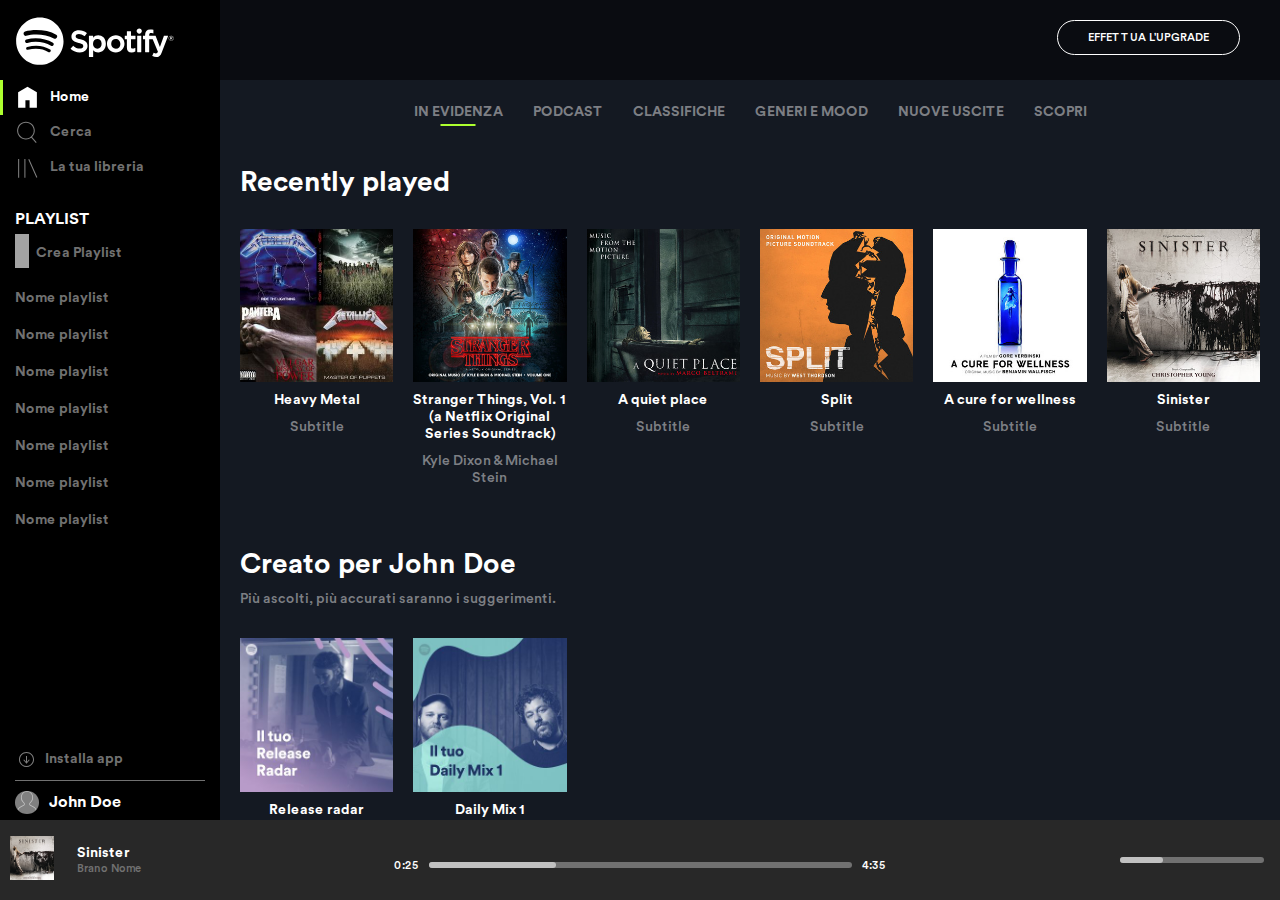
<file: index.html>
<!DOCTYPE html>
<html lang="en">
<head>
    <meta charset="UTF-8">
    <meta http-equiv="X-UA-Compatible" content="IE=edge">
    <meta name="viewport" content="width=device-width, initial-scale=1.0">
    <link rel="stylesheet" href="https://cdnjs.cloudflare.com/ajax/libs/font-awesome/5.15.2/css/all.min.css"
        integrity="sha512-HK5fgLBL+xu6dm/Ii3z4xhlSUyZgTT9tuc/hSrtw6uzJOvgRr2a9jyxxT1ely+B+xFAmJKVSTbpM/CuL7qxO8w=="
        crossorigin="anonymous" />
    <link rel="stylesheet" href="css/fonts.css">
    <link rel="stylesheet" href="css/style.css">
    <title>Spotify</title>
</head>
<body>
    <div class="wrapper">
        <main>
            <div class="nav_main">
                <div id="logo_smart">
                    <a href=""><img src="img/logo-small.svg" alt="Logo Spotify"></a>
                </div>
                <div id="logo">
                    <a href=""><img src="img/logo.svg" alt="Logo Spotify"></a>
                </div>
                <div class="nav_menu">
                    <ul>
                        <li class="vert_selected"><a href=""><img src="img/home.svg" alt="Home"><span>Home</span></a></li>
                        <li><a href=""><img src="img/search.svg" alt="Search"><span>Cerca</span></a></li>
                        <li><a href=""><img src="img/libreria.svg" alt="Libreria"><span>La tua libreria</span></a></li>
                    </ul>
                </div>
                <div class="nav_playlist">
                    <h3>playlist</h3>
                    <a class="playlist_plus" href=""><i class="fas fa-plus"></i>&ensp;Crea Playlist</a>
                </div>
                <ul class="playlist">
                    <li><a href="">Nome playlist</a></li>
                    <li><a href="">Nome playlist</a></li>
                    <li><a href="">Nome playlist</a></li>
                    <li><a href="">Nome playlist</a></li>
                    <li><a href="">Nome playlist</a></li>
                    <li><a href="">Nome playlist</a></li>
                    <li><a href="">Nome playlist</a></li>
                </ul>
                <div class="nav_user">
                    <div class="install_app">
                        <a href=""><img src="img/download.svg" alt="Download"><span>Installa app</span></a>
                    </div>
                    <div id="profile">
                        <div class="profile_img">
                            <img src="img/profile.svg" alt="Profile">
                        </div>
                        <h3>John Doe</h3>
                    </div>
                </div>
            </div>
            <div class="content_main">
                <div class="content_menu">
                    <div class="menu_item">
                        <a href="" class="">in evidenza</a>
                        <span class="horiz_selected"></span>
                    </div>
                    <div class="menu_item">
                        <a href="" class="">podcast</a>
                        <span class=""></span>
                    </div>
                    <div class="menu_item">
                        <a href="" class="">classifiche</a>
                        <span class=""></span>
                    </div>
                    <div class="menu_item">
                        <a href="" class="">generi e mood</a>
                        <span class=""></span>
                    </div>
                    <div class="menu_item">
                        <a href="" class="">nuove uscite</a>
                        <span class=""></span>
                    </div>
                    <div class="menu_item">
                        <a href="" class="">scopri</a>
                        <span class=""></span>
                    </div>
                </div>
                <div id="recently">
                    <h1>Recently played</h1>
                    <div class="main_items">
                        <div class="item">
                            <div class="album_img">
                                <div class="item_overlay"></div>
                                <i class="item_play far fa-play-circle"></i>
                                <img src="img/metal_lifting.jpg" alt="Heavy Metal">
                            </div>
                            <h4>Heavy Metal</h4>
                            <p>Subtitle</p>
                        </div>
                        <div class="item">
                            <div class="album_img">
                                <div class="item_overlay"></div>
                                <i class="item_play far fa-play-circle"></i>
                                <img src="img/stranger.jpeg" alt="Stranger Things">
                            </div>
                            <h4>Stranger Things, Vol. 1 (a Netflix Original Series Soundtrack)</h4>
                            <p>Kyle Dixon & Michael Stein</p>
                        </div>
                        <div class="item">
                            <div class="album_img">
                                <div class="item_overlay"></div>
                                <i class="item_play far fa-play-circle"></i>
                                <img src="img/aquietplace.jpeg" alt="A quiet place">
                            </div>
                            <h4>A quiet place</h4>
                            <p>Subtitle</p>
                        </div>
                        <div class="item">
                            <div class="album_img">
                                <div class="item_overlay"></div>
                                <i class="item_play far fa-play-circle"></i>
                                <img src="img/split.jpeg" alt="Split">
                            </div>
                            <h4>Split</h4>
                            <p>Subtitle</p>
                        </div>
                        <div class="item">
                            <div class="album_img">
                                <div class="item_overlay"></div>
                                <i class="item_play far fa-play-circle"></i>
                                <img src="img/cure.jpeg" alt="A cure for wellness">
                            </div>
                            <h4>A cure for wellness</h4>
                            <p>Subtitle</p>
                        </div>
                        <div class="item">
                            <div class="album_img">
                                <div class="item_overlay"></div>
                                <i class="item_play far fa-play-circle"></i>
                                <img src="img/sinister.jpeg" alt="Sinister">
                            </div>
                            <h4>Sinister</h4>
                            <p>Subtitle</p>
                        </div>
                    </div>
                </div>
                <div id="created_for">
                    <h1>Creato per John Doe</h1>
                    <p>Più ascolti, più accurati saranno i suggerimenti.</p>
                    <div class="main_items">
                        <div class="item">
                            <div class="album_img">
                                <div class="item_overlay"></div>
                                <i class="item_play far fa-play-circle"></i>
                                <img src="img/radar.jpeg" alt="Release radar">
                            </div>
                            <h4>Release radar</h4>
                        </div>
                        <div class="item">
                            <div class="album_img">
                                <div class="item_overlay"></div>
                                <i class="item_play far fa-play-circle"></i>
                                <img src="img/mixdaily.jpeg" alt="Daily Mix 1">
                            </div>
                            <h4>Daily Mix 1</h4>
                        </div>
                    </div>
                </div>
                <div id="popular_artist">
                    <h1>Artisti più popolari</h1>
                    <p>Più ascolti, più accurati saranno i suggerimenti.</p>
                    <div class="main_items">
                        <div class="item">
                            <div class="album_img circle">
                                <div class="item_overlay"></div>
                                <i class="item_play far fa-play-circle"></i>
                                <img src="img/youg.jpeg" alt="Lana del Rey">
                            </div>
                            <h4>Lana del Rey</h4>
                        </div>
                        <div class="item">
                            <div class="album_img circle">
                                <div class="item_overlay"></div>
                                <i class="item_play far fa-play-circle"></i>
                                <img src="img/einaudi.jpeg" alt="Ludovico Einaudi">
                            </div>
                            <h4>Ludovico Einaudi</h4>
                        </div>
                    </div>
                </div>
            </div>
        </main>
        <footer>
            <div class="footer_nav">
                <div class="song_name">
                    <div class="icon">
                        <img src="img/sinister.jpeg" alt="Sinister">
                    </div>
                    <div class="description">
                        <h4>Sinister</h4>
                        <p>Brano Nome</p>
                    </div>
                    <div class="font_icon">
                        <i class="far fa-heart"></i>
                        <i class="far fa-folder"></i>
                    </div>
                </div>
                <div class="player">
                    <div class="player_top">
                        <i class="fas fa-random"></i>
                        <i class="fas fa-step-backward"></i>
                        <i class="far fa-play-circle"></i>
                        <i class="fas fa-step-forward"></i>
                        <i class="fas fa-redo-alt"></i>
                    </div>
                    <div class="player_bottom">
                        <span class="start_time"></span>
                        <div class="bar_total"><div class="bar_active"></div></div>
                        <span class="end_time"></span>
                    </div>
                </div>
                <div class="audio">
                    <div class="audio_icon">
                        <i class="fas fa-list"></i>
                        <i class="fas fa-desktop"></i>
                        <i class="fas fa-volume-up"></i>
                    </div>
                    <div class="sound_bar">
                        <div class="bar_total"><div class="bar_active"></div></div>
                    </div>
                </div>
            </div>
        </footer>
        <!-- BARRA SUPERIORE OVERLAY -->
        <div class="top_overlay">
        </div>
        <a class="upgrade" href="">effettua l'upgrade</a>
    </div>
</body>
</html>
</file>
<file: css/fonts.css>
@font-face {
    font-family: 'Circular Std';
    src: url('../fonts/CircularStd-MediumItalic.eot');
    src: local('Circular Std Medium Italic'), local('CircularStd-MediumItalic'),
        url('../fonts/CircularStd-MediumItalic.eot?#iefix') format('embedded-opentype'),
        url('../fonts/CircularStd-MediumItalic.woff2') format('woff2'),
        url('../fonts/CircularStd-MediumItalic.woff') format('woff'),
        url('../fonts/CircularStd-MediumItalic.ttf') format('truetype');
    font-weight: 500;
    font-style: italic;
}

@font-face {
    font-family: 'Circular Std';
    src: url('../fonts/CircularStd-Black.eot');
    src: local('Circular Std Black'), local('CircularStd-Black'),
        url('..fonts/CircularStd-Black.eot?#iefix') format('embedded-opentype'),
        url('..fonts/CircularStd-Black.woff2') format('woff2'),
        url('..fonts/CircularStd-Black.woff') format('woff'),
        url('..fonts/CircularStd-Black.ttf') format('truetype');
    font-weight: 900;
    font-style: normal;
}

@font-face {
    font-family: 'Circular Std';
    src: url('../fonts/CircularStd-Medium.eot');
    src: local('Circular Std Medium'), local('CircularStd-Medium'),
        url('../fonts/CircularStd-Medium.eot?#iefix') format('embedded-opentype'),
        url('../fonts/CircularStd-Medium.woff2') format('woff2'),
        url('../fonts/CircularStd-Medium.woff') format('woff'),
        url('../fonts/CircularStd-Medium.ttf') format('truetype');
    font-weight: 500;
    font-style: normal;
}

@font-face {
    font-family: 'Circular Std';
    src: url('../fonts/CircularStd-Bold.eot');
    src: local('Circular Std Bold'), local('CircularStd-Bold'),
        url('../fonts/CircularStd-Bold.eot?#iefix') format('embedded-opentype'),
        url('../fonts/CircularStd-Bold.woff2') format('woff2'),
        url('../fonts/CircularStd-Bold.woff') format('woff'),
        url('../fonts/CircularStd-Bold.ttf') format('truetype');
    font-weight: bold;
    font-style: normal;
}

@font-face {
    font-family: 'Circular Std';
    src: url('../fonts/CircularStd-BlackItalic.eot');
    src: local('Circular Std Black Italic'), local('CircularStd-BlackItalic'),
        url('../fonts/CircularStd-BlackItalic.eot?#iefix') format('embedded-opentype'),
        url('../fonts/CircularStd-BlackItalic.woff2') format('woff2'),
        url('../fonts/CircularStd-BlackItalic.woff') format('woff'),
        url('../fonts/CircularStd-BlackItalic.ttf') format('truetype');
    font-weight: 900;
    font-style: italic;
}

@font-face {
    font-family: 'Circular Std Book';
    src: url('../fonts/CircularStd-BookItalic.eot');
    src: local('Circular Std Book Italic'), local('CircularStd-BookItalic'),
        url('../fonts/CircularStd-BookItalic.eot?#iefix') format('embedded-opentype'),
        url('../fonts/CircularStd-BookItalic.woff2') format('woff2'),
        url('../fonts/CircularStd-BookItalic.woff') format('woff'),
        url('../fonts/CircularStd-BookItalic.ttf') format('truetype');
    font-weight: normal;
    font-style: italic;
}

@font-face {
    font-family: 'Circular Std';
    src: url('../fonts/CircularStd-BoldItalic.eot');
    src: local('Circular Std Bold Italic'), local('CircularStd-BoldItalic'),
        url('../fonts/CircularStd-BoldItalic.eot?#iefix') format('embedded-opentype'),
        url('../fonts/CircularStd-BoldItalic.woff2') format('woff2'),
        url('../fonts/CircularStd-BoldItalic.woff') format('woff'),
        url('../fonts/CircularStd-BoldItalic.ttf') format('truetype');
    font-weight: bold;
    font-style: italic;
}

@font-face {
    font-family: 'Circular Std Book';
    src: url('../fonts/CircularStd-Book.eot');
    src: local('Circular Std Book'), local('CircularStd-Book'),
        url('../fonts/CircularStd-Book.eot?#iefix') format('embedded-opentype'),
        url('../fonts/CircularStd-Book.woff2') format('woff2'),
        url('../fonts/CircularStd-Book.woff') format('woff'),
        url('../fonts/CircularStd-Book.ttf') format('truetype');
    font-weight: normal;
    font-style: normal;
}
</file>
<file: css/style.css>
* {
    margin: 0;
    padding: 0;
    box-sizing: border-box;
}
body {
    min-width: 320px;
    font-family: 'Circular Std', sans-serif;
    font-size: 14px;
    color: white;
}

/* GENERAL */
ul {
    list-style: none;
}
a {
    text-decoration: none;
}
.clearfix {
    content: '';
    display: table;
    clear: both;
}
.circle {
    border-radius: 50%;
    overflow: hidden;
}
/* FINE GENERAL */

main {
    height: calc(100% - 80px);
}
.wrapper {
    width: 100%;
    height: 100vh;
    background-color: #141922;
}

/* MENU NAVIGATORE DI SINISTRA */
.nav_main {
    float: left;
    background-color: black;
    width: 220px;
    height: 100%;
    overflow: hidden;
}
.nav_main a {
    color: #717171;
    font-weight: bold;
}
.nav_main a:hover, .content_menu a:hover {
    color: #ffffff;
}

/* LOGO SMART PER RESPONSIVE */
#logo_smart {
    display: none;
    width: 40px;
    height: 60px;
    margin: 0 auto;
    padding-top: 10px;
}
#logo_smart img {
    width: 100%;
}

/* PARTE LOGO E MENU SUPERIORE */
#logo {
    width: 160px;
    height: 80px;
    line-height: 80px;
    margin-left: 15px;
}
#logo img {
    width: 100%;
    vertical-align: middle;
}
.nav_menu {
    height: 130px;
}
.nav_menu img {
    height: 25px;
    filter: opacity(.5);
    margin-right: 10px;
}
.vert_selected {
    border-left: 3px solid #adff2f;
}
.nav_menu .vert_selected img {
    filter: opacity(1);
}
.nav_menu ul li {
    padding: 5px 12px;
}
.nav_menu ul li:not(.vert_selected) {
    border-left: 3px solid transparent;
}
.nav_menu .vert_selected a {
    color: #ffffff;
}
.nav_menu a {
    display: flex;
    align-items: center;
}
.nav_menu a:hover img {
    filter: opacity(1);
}

/* PARTE MENU PLAYLIST */
.nav_playlist a:hover i {
    background-color: #ffffff;
}
.nav_playlist {
    height: 70px;
}
.nav_playlist, .playlist {
    padding-left: 15px;
}
.nav_playlist h3 {
    text-transform: uppercase;
    padding-bottom: 10px;
}
.nav_playlist i {
    font-size: 20px;
    padding: 7px;
    color: black;
    background-color:  #a3a3a3;
}
.playlist {
    height: calc(100vh - 280px - 160px); /* SOTTRAGGO ALL'ALTEZZA TOTALE LE HEIGHT DI LOGO NAV MENU, NAV PLAYLIST E NAV USER */
    min-height: 110px;
    overflow-y: auto;
}
.playlist li {
    padding: 10px 0;
}

/* MENU USER INFERIORE */
.nav_user {
    height: 80px;
    padding: 10px 15px;
    position: relative;
    background-color: black;
    overflow: hidden;
}
.nav_user img {
    width: 20px;
    margin-right: 10px;
    filter: opacity(.5);
    vertical-align: middle;
}
.nav_user a:hover img {
    filter: opacity(1);
}
.install_app {
    border-bottom: 1px solid #717171;
    padding-bottom: 10px;
}
#profile {
    display: flex;
    align-items: center;
    padding-top: 10px;
}
.profile_img {
    width: 24px;
    margin-right: 10px;
    border-radius: 100%;
    padding: 0 2px;
    background-color: #808080;
    overflow: hidden;
}
.profile_img img {
    width: 100%;
}

/* CONTENUTO DEL MAIN */
.content_main {
    float: left;
    width: calc(100% - 220px);
    height: 100%;
    overflow-y: auto;
}
.content_menu {
    display: flex;
    justify-content: center;
    flex-wrap: wrap;
    line-height: 25px;
    padding-top: 80px; /* PER DARE SPAZIO ALLA BARRA SUPERIORE */
}
.menu_item {
    position: relative;
    margin: 20px 0;
}
.content_main p {
    color: #7d7f84;
}
.content_menu a {
    text-transform: uppercase;
    color: #7d7f84;
    font-weight: bold;
    padding: 0 15px;
}
.content_menu .horiz_selected:after {
    content: ' ';
    position: absolute;
    top: 100%;
    left: 50%;
    transform: translate(-50%, -50%);
    height: 2px;
    width: 35px;
    background-color: #adff2f;
}
#recently, #created_for, #popular_artist {
    padding: 0 0 20px 20px;
}
#recently h1 {
    padding-top: 20px;
}
.main_items {
    width: 100%;
    display: flex;
    padding: 30px 0;
}
.item {
    width: calc(100% / 6);
    padding-right: 20px;
    text-align: center;
    cursor: pointer;
}
.item_overlay {
    background-color: black;
    opacity: 0;
    position: absolute;
    top: 0;
    left: 0;
    right: 0;
    bottom: 0;
}
.item:hover .item_overlay {
    opacity: 0.4;
}
.album_img {
    position: relative;
}
.item_play {
    display: none;
    font-size: 50px;
    position: absolute;
    top: 50%;
    left: 50%;
    transform: translate(-50%, -50%);
}
.item:hover .item_play {
    display: block;
}
.item h4 {
    padding: 10px 0;
}
.album_img img {
    display: block;
    width: 100%;
}
#created_for h1, #popular_artist h1 {
    padding: 10px 0;
}

/* FOOTER */
footer {
    background-color: #282828;
    height: 80px;
    width: 100%;
    display: flex;
    align-items: center;
}
.footer_nav {
    width: 100%;
    display: flex;
    justify-content: space-between;
    align-items: center;
}
/* PARTE SONG NAME DI SINISTRA*/
.song_name {
    width: 220px;
    display: flex;
    align-items: center;
    justify-content: space-between;
}
.song_name .icon {
    width: 20%;
    margin: 0 10px;
}
.song_name .description p, .font_icon i {
    color: #717171;
    cursor: pointer;
}
.song_name .description p {
    font-size: 0.8em;
}
.song_name .description p:hover {
    text-decoration: underline;
}
.song_name .icon img {
    width: 100%;
}
.song_name .font_icon {
    width: 30%;
    display: flex;
    padding: 10px;
}
.song_name .font_icon i:hover, .song_name .description p:hover {
    color: white;
}
.song_name .font_icon i {
    font-size: 15px;
    padding: 5px;
}
/* PARTE PLAYER CENTRALE */
.player {
    width: 40%;
    display: flex;
    flex-direction: column;
    align-items: center;
}
.player_top {
    width: 200px;
    display: flex;
    justify-content: space-between;
    align-items: center;
    padding-bottom: 10px;
}
.player_top i {
    font-size: 15px;
    cursor: pointer;
}
.player_top i.fa-play-circle {
    font-size: 30px;
}
.player_top i.fa-play-circle:hover {
    transform: scale(1.2);
}
.start_time, .end_time {
    font-size: 0.8em;
    padding: 0 10px;
}
.player_bottom {
    display: flex;
    align-items: center;
    width: 100%;
}
.player_bottom .start_time::before {
    content: '0:25';
}

/* BARRA DI SCORRIMENTO */
.bar_total {
    content: '';
    width: 90%;
    border-top: 6px solid #717171;
    border-radius: 6px;
    position: relative;
    cursor: pointer;
}
.bar_active {
    content: '';
    width: 30%;
    border-top: 6px solid #c1c1c1;
    border-radius: 6px;
    position: absolute;
    top: -6px;
    left: 0;
}
.bar_active::after {
    content: '';
    height: 15px;
    width: 15px;
    border-radius: 50%;
    background-color: #c1c1c1;
    position: absolute;
    bottom: -5px;
    right: -5px;
    display: none;
}
.bar_total:hover .bar_active {
    border-top: 6px solid #adff2f;
}
.bar_total:hover .bar_active::after {
    display: block;
}
.player_bottom .end_time::before {
    content: '4:35';
}

/* PARTE AUDIO */
.audio {
    width: 220px;
    display: flex;
    justify-content: space-between;
    align-items: center;
}
.audio .audio_icon {
    display: flex;
}
.audio .audio_icon i {
    font-size: 12px;
    color: white;
    padding: 0 10px;
    display: flex;
    cursor: pointer;
}
.sound_bar {
    width: 80%;
}

/* BARRA SUPERIORE OVERLAY */
.top_overlay {
    height: 80px;
    background-color: black;
    position: absolute;
    top: 0;
    left: 220px;
    width: calc(100% - 220px);
    opacity: 0.5;
}
.upgrade {
    color: white;
    font-size: 0.8em;
    text-transform: uppercase;
    padding: 10px 30px;
    border: 1px solid white;
    border-radius: 20px;
    position: absolute;
    top: 20px;
    right: 40px;
}
.upgrade:hover {
    transform: scale(1.2);
}

/* SCROOLBAR */
::-webkit-scrollbar {
    width: 10px;
}
::-webkit-scrollbar-track {
    background-color: transparent;
}
::-webkit-scrollbar-thumb {
    background-color: #888; 
}
::-webkit-scrollbar-thumb:hover {
    background-color: #555; 
}

/* MEDIA QUERY */
@media screen and (max-width: 991px) {
    .main_items {
        flex-wrap: wrap;
    }
    .item {
        min-width: calc(100% / 4);
    }
}
@media screen and (max-width: 767px) {
    .item {
        min-width: calc(100% / 2);
    }
}
@media screen and (max-width: 600px) {
    #logo_smart {
        display: block;   
    }
    .nav_main {
        width: 50px;
    }
    #logo, .nav_playlist, .nav_menu span, .playlist, .nav_user .install_app span, .nav_user h3 {
        display: none;
    }
    .nav_menu ul li:not(.vert_selected), .nav_menu ul li {
        border-left: none;
    }
    .install_app {
        border-bottom: none;
    }
    .nav_user .profile_img, .nav_user .install_app img{
        margin: 0;
    }
    .nav_menu {
        height: calc(100vh - 220px); /* SOTTRAGGO ALTEZZA LOGO SMART E NAV USER */
        min-height: 110px;
    }
    .content_main {
        width: calc(100% - 50px);    
    }
    .song_name .font_icon {
        flex-direction: column;
    }
    .player_top {
        width: 120px;
    }
    .audio .audio_icon i {
        padding: 2px;
    }
    .top_overlay {
        left: 50px;
        width: calc(100% - 50px);
    }
}
/* MEDIA QUERY PER FAR SPARIRE IL BOTTONE DI UPGRADE */
@media screen and (max-width: 600px) and (max-height: 400px) {
    .upgrade {
        display: none;
    }
}
</file>
